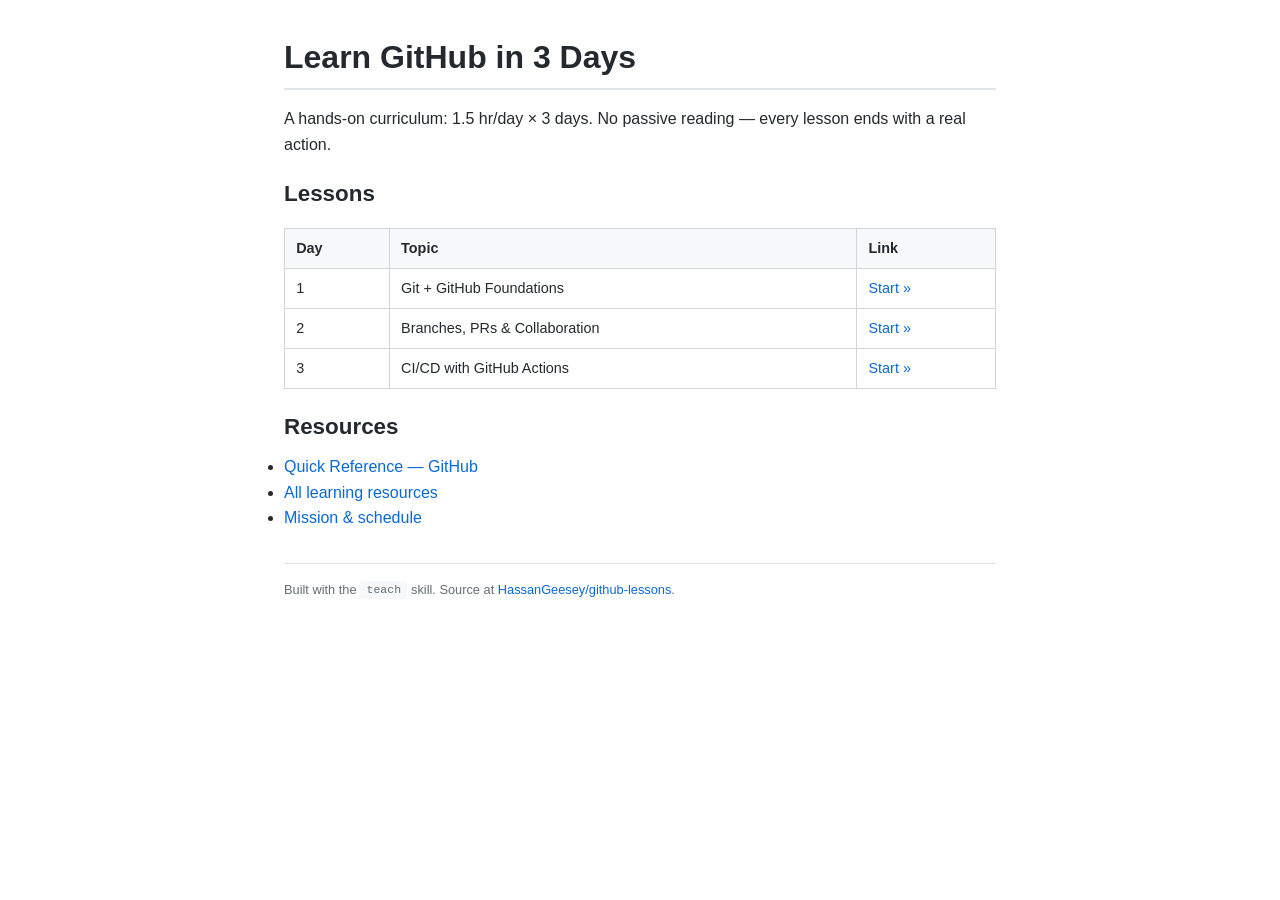
<file: index.html>
<!DOCTYPE html>
<html lang="en">
<head>
  <meta charset="utf-8">
  <meta name="viewport" content="width=device-width, initial-scale=1">
  <title>Learn GitHub in 3 Days</title>
  <link rel="stylesheet" href="assets/style.css">
</head>
<body>

<h1>Learn GitHub in 3 Days</h1>

<p>A hands-on curriculum: 1.5 hr/day &times; 3 days. No passive reading —
every lesson ends with a real action.</p>

<h2>Lessons</h2>

<table>
<tr><th>Day</th><th>Topic</th><th>Link</th></tr>
<tr><td>1</td><td>Git + GitHub Foundations</td><td><a href="lessons/0001-git-github-foundations.html">Start &raquo;</a></td></tr>
<tr><td>2</td><td>Branches, PRs & Collaboration</td><td><a href="lessons/0002-branches-prs-collaboration.html">Start &raquo;</a></td></tr>
<tr><td>3</td><td>CI/CD with GitHub Actions</td><td><a href="lessons/0003-github-actions-cicd.html">Start &raquo;</a></td></tr>
</table>

<h2>Resources</h2>

<ul>
  <li><a href="reference/glossary.md">Quick Reference — GitHub</a></li>
  <li><a href="RESOURCES.md">All learning resources</a></li>
  <li><a href="MISSION.md">Mission & schedule</a></li>
</ul>

<div class="credit">
Built with the <code>teach</code> skill. Source at
<a href="https://github.com/HassanGeesey/github-lessons">HassanGeesey/github-lessons</a>.
</div>

</body>
</html>
</file>
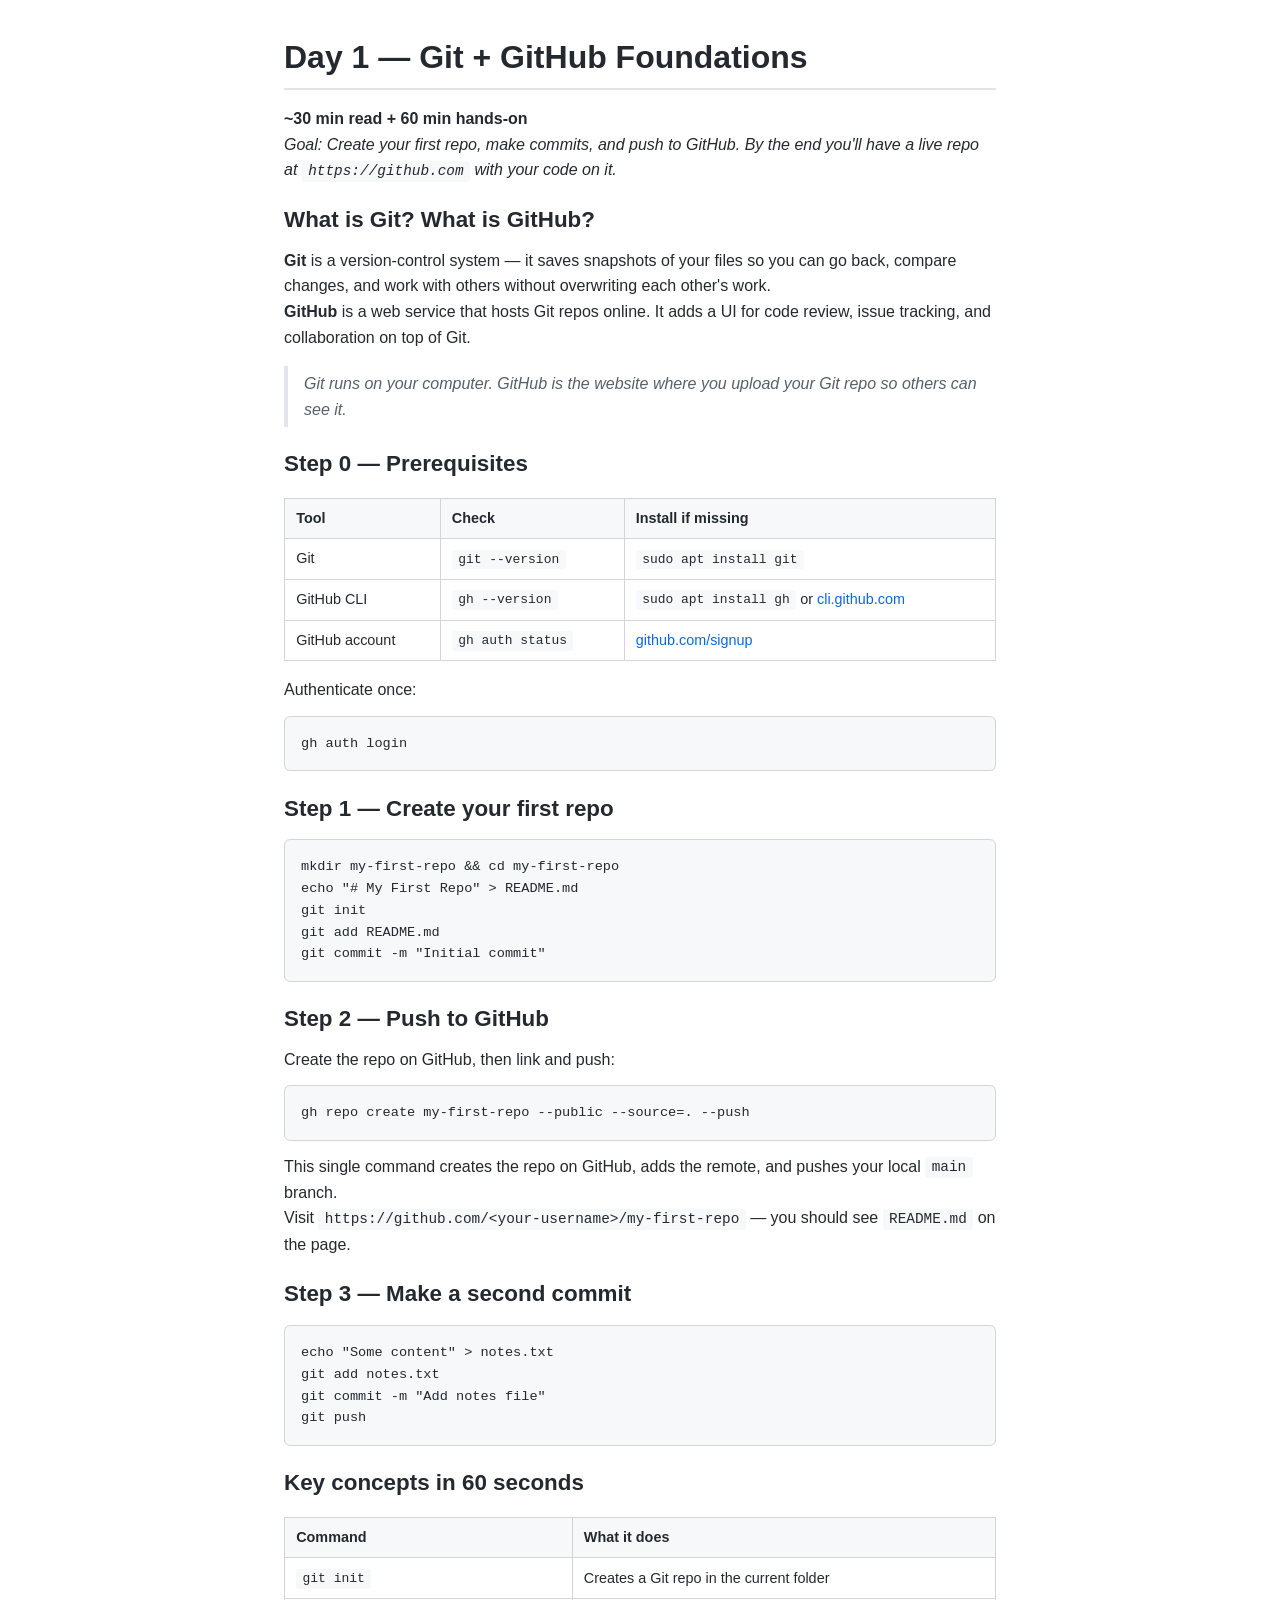
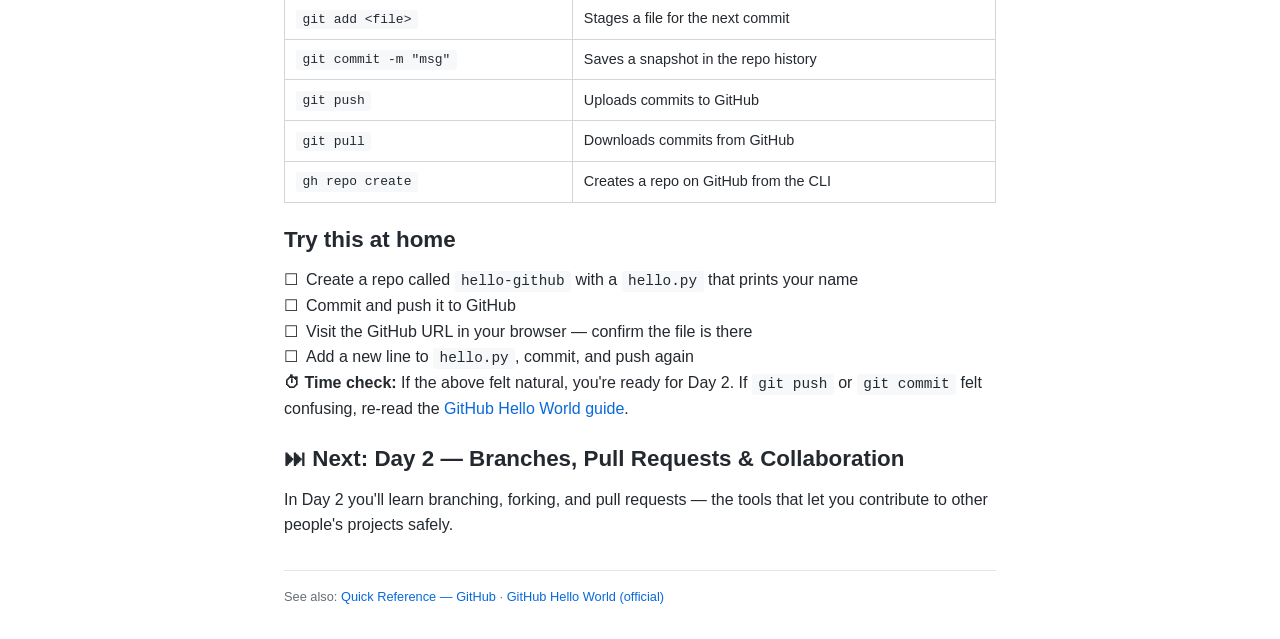
<file: lessons/0001-git-github-foundations.html>
<!DOCTYPE html>
<html lang="en">
<head>
  <meta charset="utf-8">
  <meta name="viewport" content="width=device-width, initial-scale=1">
  <title>Day 1 — Git + GitHub Foundations</title>
  <link rel="stylesheet" href="../assets/style.css">
</head>
<body>

<h1>Day 1 — Git + GitHub Foundations</h1>

<p><strong>~30 min read + 60 min hands-on</strong></p>

<p><em>Goal: Create your first repo, make commits, and push to GitHub. By the end you'll
have a live repo at <code>https://github.com</code> with your code on it.</em></p>

<h2>What is Git? What is GitHub?</h2>

<p><strong>Git</strong> is a version-control system — it saves snapshots of your
files so you can go back, compare changes, and work with others without
overwriting each other's work.</p>

<p><strong>GitHub</strong> is a web service that hosts Git repos online. It adds
a UI for code review, issue tracking, and collaboration on top of Git.</p>

<blockquote>Git runs on your computer. GitHub is the website where you upload
your Git repo so others can see it.
</blockquote>

<h2>Step 0 — Prerequisites</h2>

<table>
<tr><th>Tool</th><th>Check</th><th>Install if missing</th></tr>
<tr><td>Git</td><td><code>git --version</code></td><td><code>sudo apt install git</code></td></tr>
<tr><td>GitHub CLI</td><td><code>gh --version</code></td><td><code>sudo apt install gh</code> or <a href="https://cli.github.com">cli.github.com</a></td></tr>
<tr><td>GitHub account</td><td><code>gh auth status</code></td><td><a href="https://github.com/signup">github.com/signup</a></td></tr>
</table>

<p>Authenticate once:</p>
<pre><code>gh auth login</code></pre>

<h2>Step 1 — Create your first repo</h2>

<pre><code>mkdir my-first-repo && cd my-first-repo
echo "# My First Repo" > README.md
git init
git add README.md
git commit -m "Initial commit"</code></pre>

<h2>Step 2 — Push to GitHub</h2>

<p>Create the repo on GitHub, then link and push:</p>
<pre><code>gh repo create my-first-repo --public --source=. --push</code></pre>

<p>This single command creates the repo on GitHub, adds the remote,
and pushes your local <code>main</code> branch.</p>

<p>Visit <code>https://github.com/&lt;your-username&gt;/my-first-repo</code> —
you should see <code>README.md</code> on the page.</p>

<h2>Step 3 — Make a second commit</h2>

<pre><code>echo "Some content" > notes.txt
git add notes.txt
git commit -m "Add notes file"
git push</code></pre>

<h2>Key concepts in 60 seconds</h2>

<table>
<tr><th>Command</th><th>What it does</th></tr>
<tr><td><code>git init</code></td><td>Creates a Git repo in the current folder</td></tr>
<tr><td><code>git add &lt;file&gt;</code></td><td>Stages a file for the next commit</td></tr>
<tr><td><code>git commit -m "msg"</code></td><td>Saves a snapshot in the repo history</td></tr>
<tr><td><code>git push</code></td><td>Uploads commits to GitHub</td></tr>
<tr><td><code>git pull</code></td><td>Downloads commits from GitHub</td></tr>
<tr><td><code>gh repo create</code></td><td>Creates a repo on GitHub from the CLI</td></tr>
</table>

<h2>Try this at home</h2>
<div class="checklist">
  <li>Create a repo called <code>hello-github</code> with a <code>hello.py</code> that prints your name</li>
  <li>Commit and push it to GitHub</li>
  <li>Visit the GitHub URL in your browser — confirm the file is there</li>
  <li>Add a new line to <code>hello.py</code>, commit, and push again</li>
</div>

<p><strong>⏱ Time check:</strong> If the above felt natural, you're ready for
Day 2. If <code>git push</code> or <code>git commit</code> felt confusing,
re-read the <a href="https://docs.github.com/en/get-started/hello-world">GitHub Hello World guide</a>.</p>

<h2>⏭ Next: Day 2 — Branches, Pull Requests & Collaboration</h2>

<p>In Day 2 you'll learn branching, forking, and pull requests — the tools
that let you contribute to other people's projects safely.</p>

<div class="credit">
See also: <a href="../reference/glossary.md">Quick Reference — GitHub</a> ·
<a href="https://docs.github.com/en/get-started/hello-world">GitHub Hello World (official)</a>
</div>

</body>
</html>
</file>
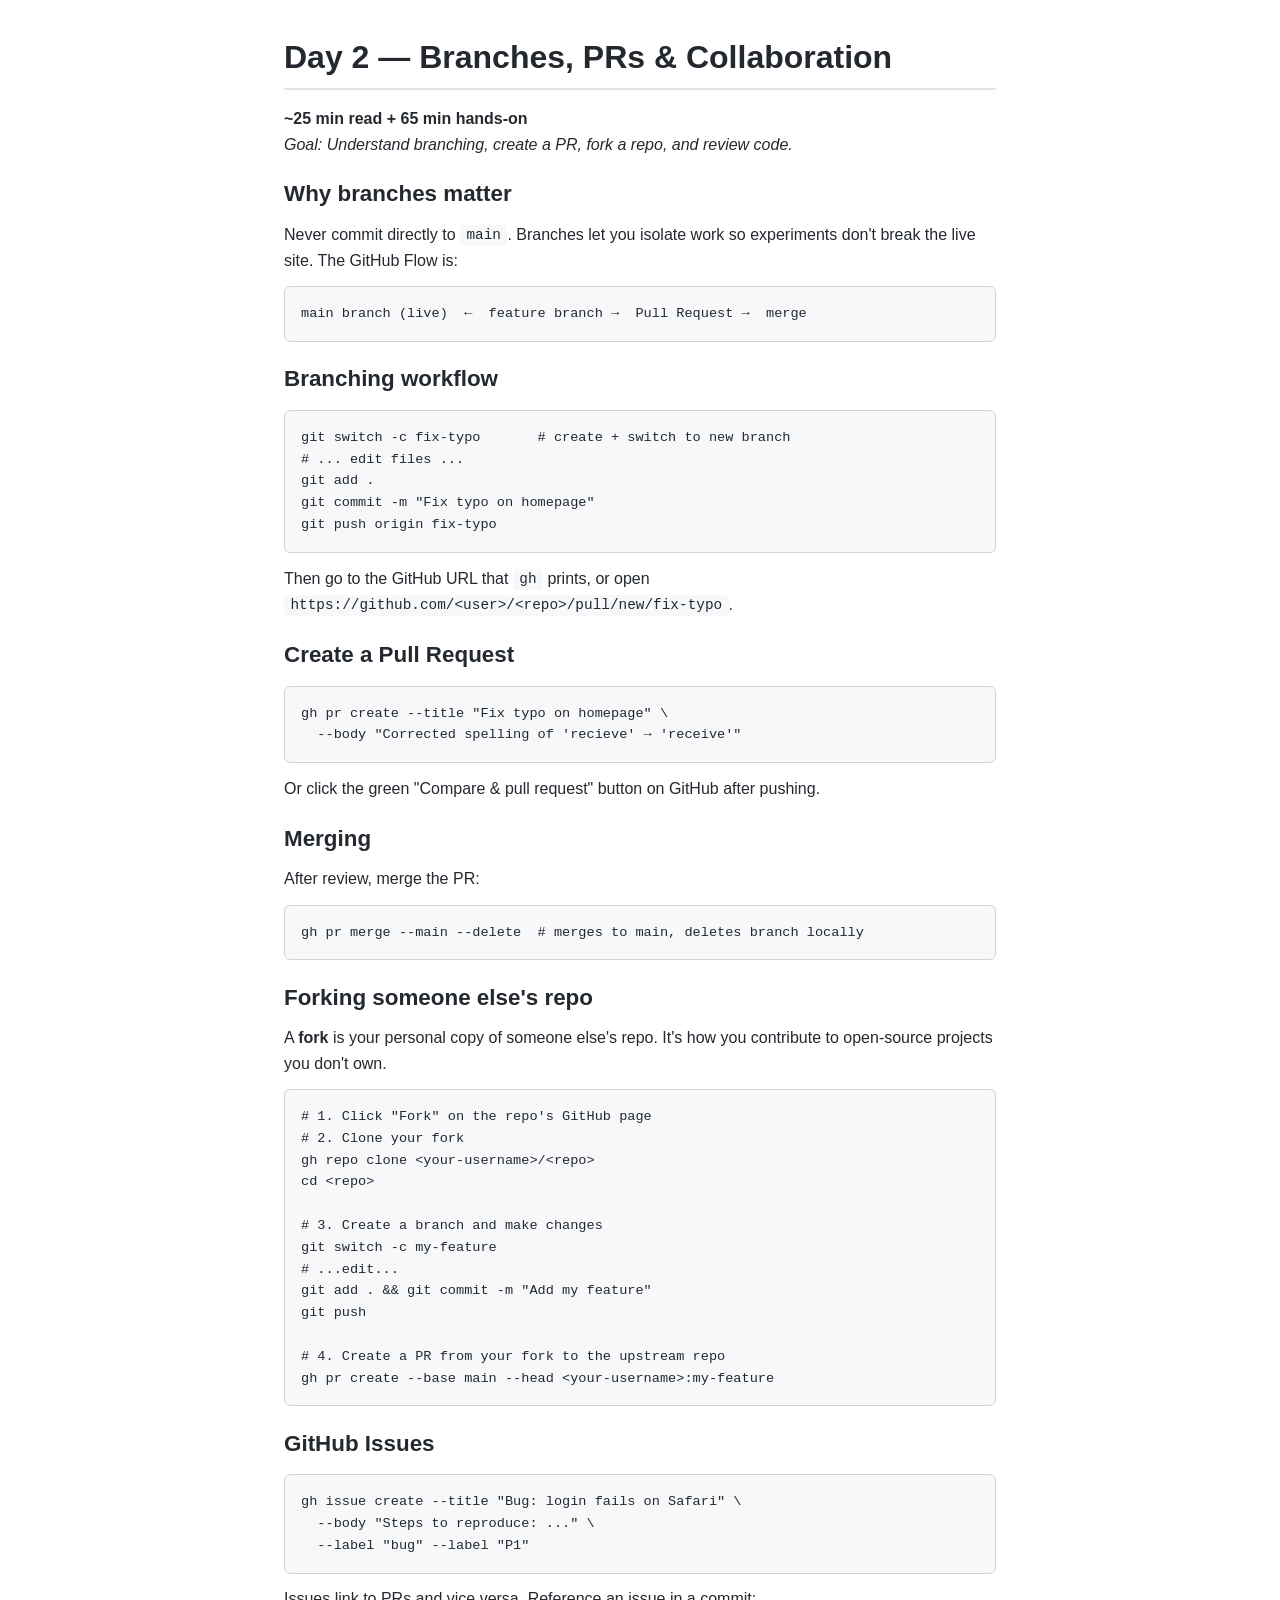
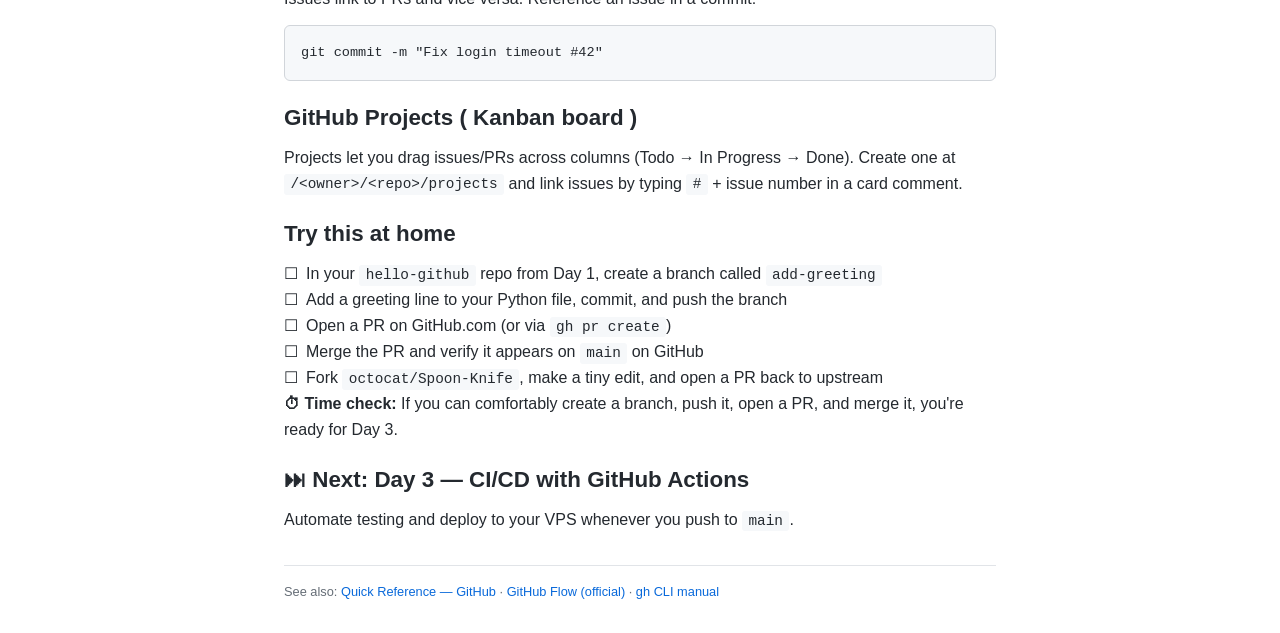
<file: lessons/0002-branches-prs-collaboration.html>
<!DOCTYPE html>
<html lang="en">
<head>
  <meta charset="utf-8">
  <meta name="viewport" content="width=device-width, initial-scale=1">
  <title>Day 2 — Branches, Pull Requests & Collaboration</title>
  <link rel="stylesheet" href="../assets/style.css">
</head>
<body>

<h1>Day 2 — Branches, PRs & Collaboration</h1>

<p><strong>~25 min read + 65 min hands-on</strong></p>
<p><em>Goal: Understand branching, create a PR, fork a repo, and review code.</em></p>

<h2>Why branches matter</h2>

<p>Never commit directly to <code>main</code>. Branches let you isolate work
so experiments don't break the live site. The GitHub Flow is:</p>

<pre><code>main branch (live)  ←  feature branch →  Pull Request →  merge</code></pre>

<h2>Branching workflow</h2>

<pre><code>git switch -c fix-typo       # create + switch to new branch
# ... edit files ...
git add .
git commit -m "Fix typo on homepage"
git push origin fix-typo</code></pre>

<p>Then go to the GitHub URL that <code>gh</code> prints, or open
<code>https://github.com/&lt;user&gt;/&lt;repo&gt;/pull/new/fix-typo</code>.</p>

<h2>Create a Pull Request</h2>

<pre><code>gh pr create --title "Fix typo on homepage" \
  --body "Corrected spelling of 'recieve' → 'receive'"</code></pre>

<p>Or click the green "Compare & pull request" button on GitHub after pushing.</p>

<h2>Merging</h2>

<p>After review, merge the PR:</p>
<pre><code>gh pr merge --main --delete  # merges to main, deletes branch locally</code></pre>

<h2>Forking someone else's repo</h2>

<p>A <strong>fork</strong> is your personal copy of someone else's repo.
It's how you contribute to open-source projects you don't own.</p>

<pre><code># 1. Click "Fork" on the repo's GitHub page
# 2. Clone your fork
gh repo clone &lt;your-username&gt;/&lt;repo&gt;
cd &lt;repo&gt;

# 3. Create a branch and make changes
git switch -c my-feature
# ...edit...
git add . && git commit -m "Add my feature"
git push

# 4. Create a PR from your fork to the upstream repo
gh pr create --base main --head &lt;your-username&gt;:my-feature</code></pre>

<h2>GitHub Issues</h2>

<pre><code>gh issue create --title "Bug: login fails on Safari" \
  --body "Steps to reproduce: ..." \
  --label "bug" --label "P1"</code></pre>

<p>Issues link to PRs and vice versa. Reference an issue in a commit:</p>
<pre><code>git commit -m "Fix login timeout #42"</code></pre>

<h2>GitHub Projects ( Kanban board )</h2>

<p>Projects let you drag issues/PRs across columns (Todo → In Progress → Done).
Create one at <code>/&lt;owner&gt;/&lt;repo&gt;/projects</code> and link issues by
typing <code>#</code> + issue number in a card comment.</p>

<h2>Try this at home</h2>
<div class="checklist">
  <li>In your <code>hello-github</code> repo from Day 1, create a branch called <code>add-greeting</code></li>
  <li>Add a greeting line to your Python file, commit, and push the branch</li>
  <li>Open a PR on GitHub.com (or via <code>gh pr create</code>)</li>
  <li>Merge the PR and verify it appears on <code>main</code> on GitHub</li>
  <li>Fork <code>octocat/Spoon-Knife</code>, make a tiny edit, and open a PR back to upstream</li>
</div>

<p><strong>⏱ Time check:</strong> If you can comfortably create a branch,
push it, open a PR, and merge it, you're ready for Day 3.</p>

<h2>⏭ Next: Day 3 — CI/CD with GitHub Actions</h2>

<p>Automate testing and deploy to your VPS whenever you push to <code>main</code>.</p>

<div class="credit">
See also: <a href="../reference/glossary.md">Quick Reference — GitHub</a> ·
<a href="https://docs.github.com/en/get-started/using-github/github-flow">GitHub Flow (official)</a> ·
<a href="https://cli.github.com/manual/">gh CLI manual</a>
</div>

</body>
</html>
</file>
<file: assets/style.css>
/* Shared lesson stylesheet — Tufte-inspired */
* { margin: 0; padding: 0; box-sizing: border-box; }
body {
  font-family: -apple-system, BlinkMacSystemFont, 'Segoe UI', Roboto, sans-serif;
  max-width: 760px; margin: 2rem auto; padding: 0 1.5rem;
  line-height: 1.6; color: #24292f; background: #fff;
}
h1 { font-size: 2rem; margin: 1.5rem 0 1rem; border-bottom: 2px solid #e1e4e8; padding-bottom: .3rem; }
h2 { font-size: 1.4rem; margin: 1.2rem 0 .6rem; color: #24292f; }
h3 { font-size: 1.1rem; margin: 1rem 0 .4rem; }
code {
  background: #f6f8fa; padding: .15rem .4rem; border-radius: 3px;
  font-family: 'SFMono-Regular', Consolas, 'Liberation Mono', monospace; font-size: .9em;
}
pre {
  background: #f6f8fa; border: 1px solid #d1d5da; border-radius: 6px;
  padding: 1rem; overflow-x: auto; margin: .8rem 0;
}
pre code { background: none; padding: 0; font-size: .85rem; }
a { color: #0969da; text-decoration: none; }
a:hover { text-decoration: underline; }
blockquote {
  border-left: 4px solid #e1e4e8; margin: 1rem 0; padding: .3rem 1rem;
  font-style: italic; color: #57606a;
}
.table-wrap { overflow-x: auto; margin: 1rem 0; }
table { border-collapse: collapse; width: 100%; margin: 1rem 0; font-size: .9rem; }
th, td { border: 1px solid #d1d5da; padding: .5rem .7rem; text-align: left; }
th { background: #f6f8fa; }
.q { background: #fff8e1; border-left: 4px solid #ffb300; padding: .5rem 1rem; margin: 1rem 0; border-radius: 0 6px 6px 0; }
.checklist { list-style: none; }
.checklist li::before { content: '☐'; margin-right: .5rem; }
.credit { color: #656d76; font-size: .8rem; margin-top: 2rem; border-top: 1px solid #e1e4e8; padding-top: 1rem; }
</file>
